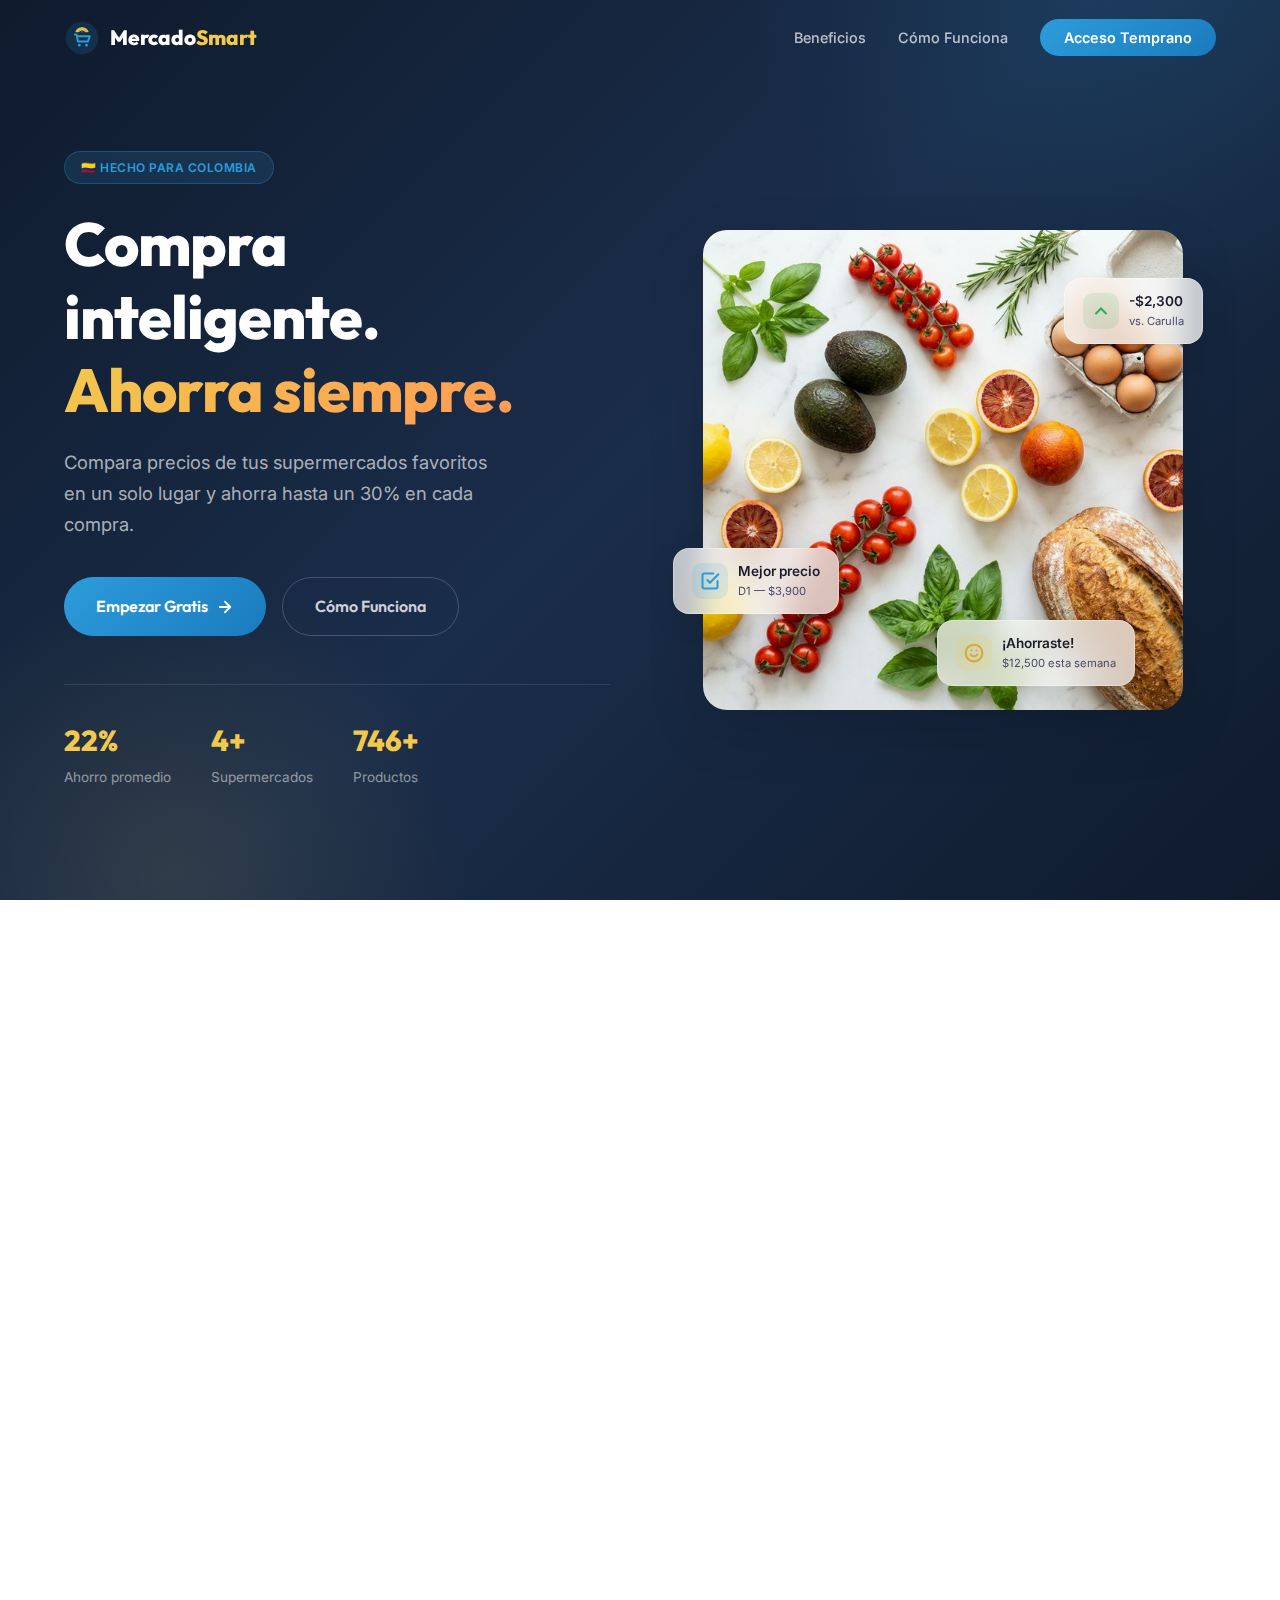
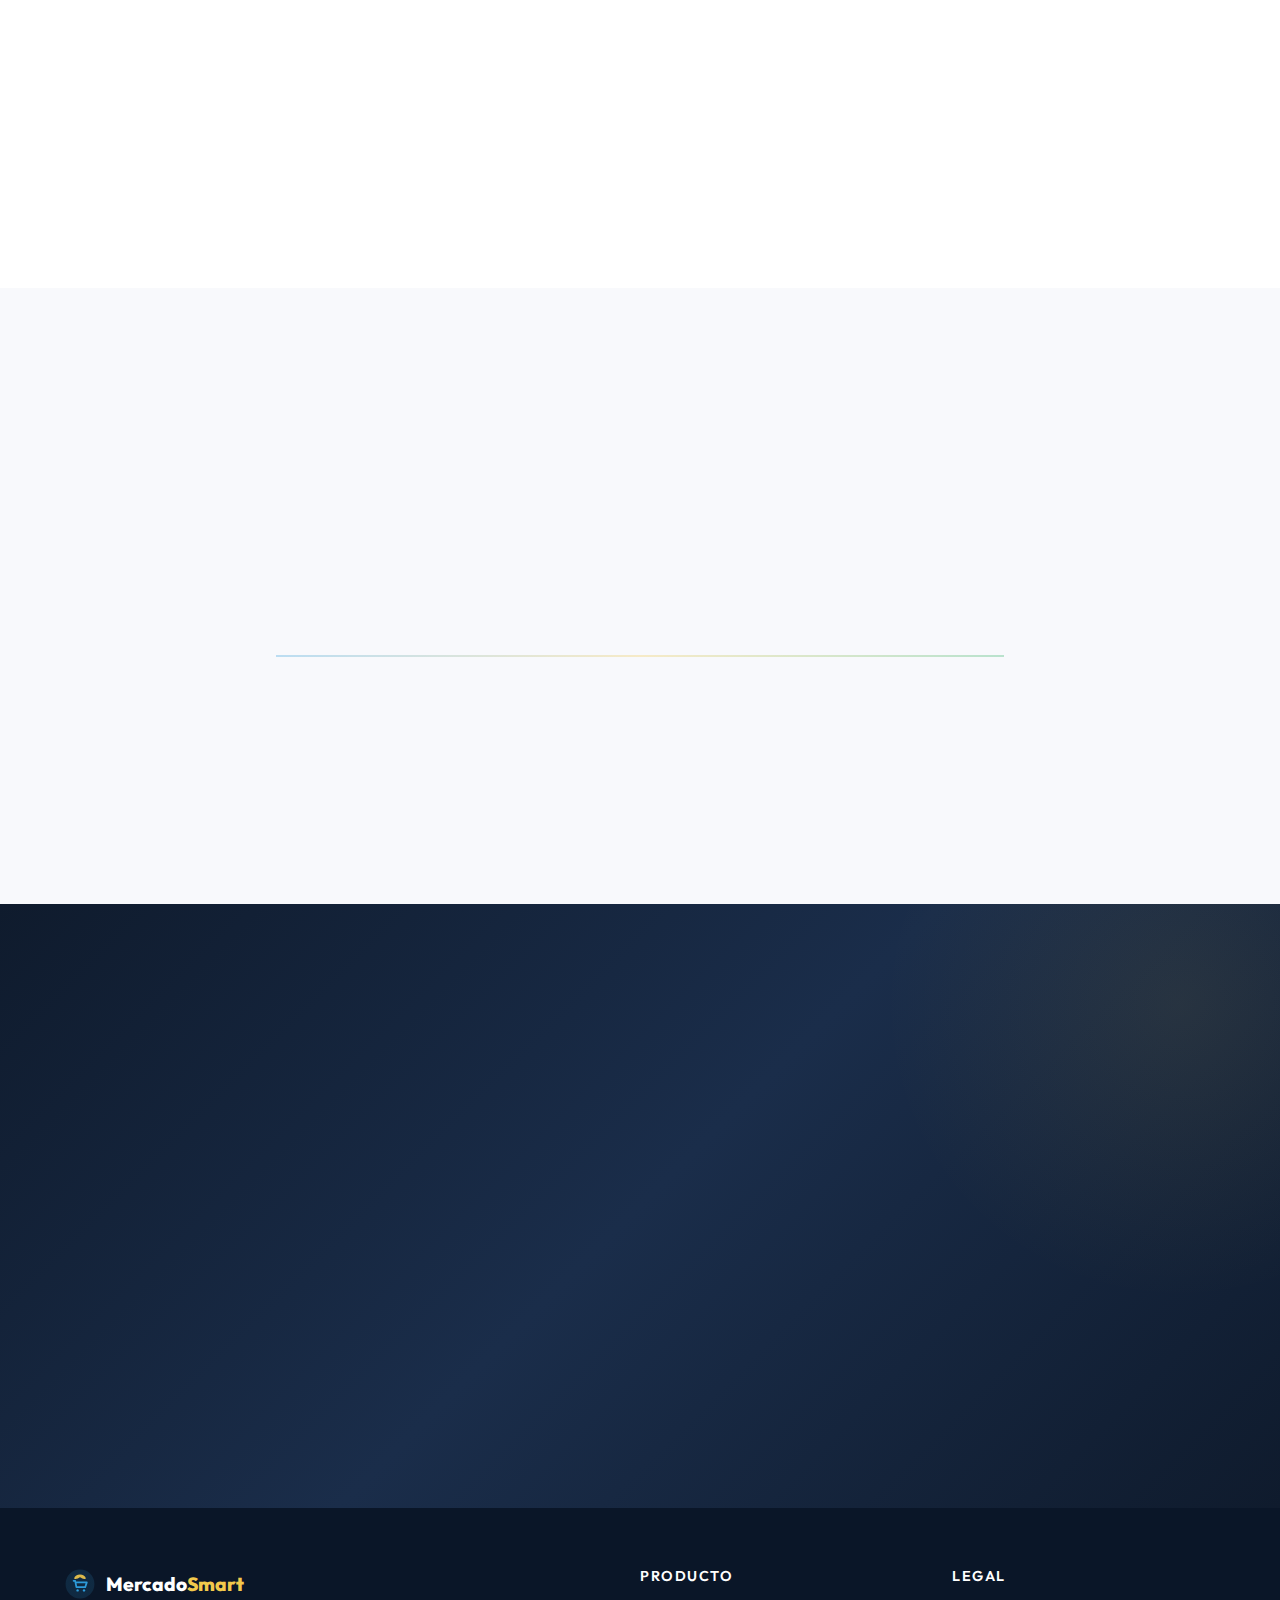
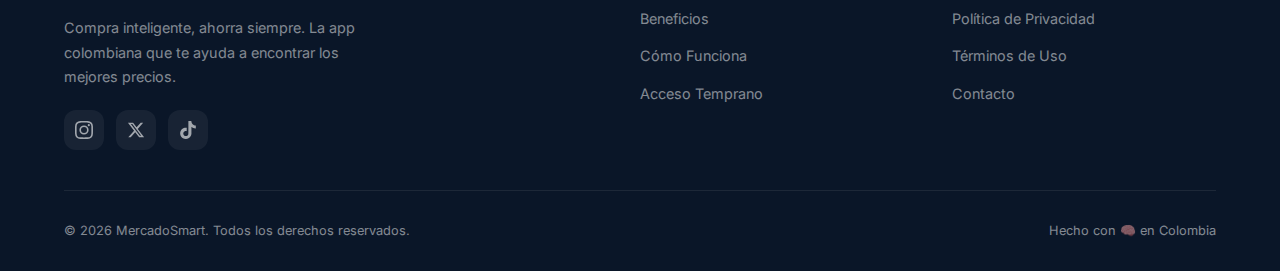
<file: index.html>
<!DOCTYPE html>
<html lang="es">
<head>
  <meta charset="UTF-8">
  <meta name="viewport" content="width=device-width, initial-scale=1.0">
  <title>MercadoSmart — Compra Inteligente. Ahorra Siempre.</title>
  <meta name="description" content="Compara precios de supermercados en Colombia, comparte presupuestos y ahorra hasta un 30% en cada compra. D1, Ara, Éxito, Jumbo y más.">
  <meta name="keywords" content="comparar precios supermercado, ahorro mercado, Colombia, MercadoSmart, compras inteligentes">
  <meta name="theme-color" content="#0F1B2D">
  <link rel="stylesheet" href="styles.css">
  <link rel="icon" type="image/svg+xml" href="data:image/svg+xml,<svg xmlns='http://www.w3.org/2000/svg' viewBox='0 0 100 100'><text y='.9em' font-size='90'>🧠</text></svg>">
</head>
<body>

  <!-- ========== NAVBAR ========== -->
  <nav class="navbar" id="navbar">
    <div class="container">
      <a href="#" class="navbar-logo">
        <!-- Inline SVG Logo: Cart + Brain -->
        <svg viewBox="0 0 40 40" fill="none" xmlns="http://www.w3.org/2000/svg">
          <circle cx="20" cy="20" r="18" fill="url(#logo-grad)" opacity="0.15"/>
          <path d="M12 16h2l1.5 8h11l2-6H16" stroke="#2D9CDB" stroke-width="2.2" stroke-linecap="round" stroke-linejoin="round" fill="none"/>
          <circle cx="17" cy="28" r="1.5" fill="#2D9CDB"/>
          <circle cx="25" cy="28" r="1.5" fill="#2D9CDB"/>
          <path d="M20 8c-3.5 0-6.5 2-7.5 5 0 0 1.5 1 3.5 0.5s3-2 4-2 2.5 1.5 4 2 3.5-0.5 3.5-0.5C26.5 10 23.5 8 20 8z" fill="url(#brain-grad)" opacity="0.9"/>
          <path d="M20 8v6" stroke="#fff" stroke-width="0.8" opacity="0.5"/>
          <defs>
            <linearGradient id="logo-grad" x1="0" y1="0" x2="40" y2="40">
              <stop stop-color="#2D9CDB"/>
              <stop offset="1" stop-color="#F2C94C"/>
            </linearGradient>
            <linearGradient id="brain-grad" x1="12" y1="8" x2="28" y2="15">
              <stop stop-color="#F2C94C"/>
              <stop offset="1" stop-color="#2D9CDB"/>
            </linearGradient>
          </defs>
        </svg>
        <span>Mercado<span class="logo-highlight">Smart</span></span>
      </a>

      <ul class="navbar-links" id="nav-links">
        <li><a href="#features">Beneficios</a></li>
        <li><a href="#how-it-works">Cómo Funciona</a></li>
        <li><a href="#cta" class="navbar-cta">Acceso Temprano</a></li>
      </ul>

      <button class="mobile-toggle" id="mobile-toggle" aria-label="Menú">
        <span></span>
        <span></span>
        <span></span>
      </button>
    </div>
  </nav>

  <!-- ========== HERO ========== -->
  <section class="hero" id="hero">
    <div class="container">
      <div class="hero-content">
        <span class="badge hero-badge">🇨🇴 Hecho para Colombia</span>
        <h1>Compra inteligente.<br><span class="gradient-text">Ahorra siempre.</span></h1>
        <p class="hero-subtitle">Compara precios de tus supermercados favoritos en un solo lugar y ahorra hasta un 30% en cada compra.</p>
        
        <div class="hero-buttons">
          <a href="#cta" class="btn-primary">
            Empezar Gratis
            <svg width="18" height="18" viewBox="0 0 24 24" fill="none" stroke="currentColor" stroke-width="2.5" stroke-linecap="round" stroke-linejoin="round"><path d="M5 12h14M12 5l7 7-7 7"/></svg>
          </a>
          <a href="#how-it-works" class="btn-secondary">
            Cómo Funciona
          </a>
        </div>

        <div class="hero-stats">
          <div class="hero-stat">
            <div class="hero-stat-value">30%</div>
            <div class="hero-stat-label">Ahorro promedio</div>
          </div>
          <div class="hero-stat">
            <div class="hero-stat-value">6+</div>
            <div class="hero-stat-label">Supermercados</div>
          </div>
          <div class="hero-stat">
            <div class="hero-stat-value">1000+</div>
            <div class="hero-stat-label">Productos</div>
          </div>
        </div>
      </div>

      <div class="hero-visual">
        <div class="hero-image-wrapper">
          <img src="assets/hero_groceries.png" alt="Productos frescos de supermercado" width="480" height="480">
          
          <!-- Floating tags -->
          <div class="float-tag tag-1">
            <div class="float-tag-icon green">
              <svg width="20" height="20" viewBox="0 0 24 24" fill="none" stroke="currentColor" stroke-width="2.5" stroke-linecap="round"><path d="M18 15l-6-6-6 6"/></svg>
            </div>
            <div class="float-tag-text">
              <strong>-$2,300</strong>
              <small>vs. Carulla</small>
            </div>
          </div>

          <div class="float-tag tag-2">
            <div class="float-tag-icon blue">
              <svg width="20" height="20" viewBox="0 0 24 24" fill="none" stroke="currentColor" stroke-width="2.5" stroke-linecap="round"><path d="M9 11l3 3L22 4"/><path d="M21 12v7a2 2 0 0 1-2 2H5a2 2 0 0 1-2-2V5a2 2 0 0 1 2-2h11"/></svg>
            </div>
            <div class="float-tag-text">
              <strong>Mejor precio</strong>
              <small>D1 — $3,900</small>
            </div>
          </div>

          <div class="float-tag tag-3">
            <div class="float-tag-icon yellow">
              <svg width="20" height="20" viewBox="0 0 24 24" fill="none" stroke="currentColor" stroke-width="2.5" stroke-linecap="round"><circle cx="12" cy="12" r="10"/><path d="M8 14s1.5 2 4 2 4-2 4-2"/><line x1="9" y1="9" x2="9.01" y2="9"/><line x1="15" y1="9" x2="15.01" y2="9"/></svg>
            </div>
            <div class="float-tag-text">
              <strong>¡Ahorraste!</strong>
              <small>$12,500 esta semana</small>
            </div>
          </div>
        </div>
      </div>
    </div>
  </section>

  <!-- ========== SOCIAL PROOF ========== -->
  <section class="social-proof reveal">
    <div class="container">
      <p class="social-proof-label">Compara precios de</p>
      <div class="store-logos">
        <span class="store-logo">D1</span>
        <span class="store-logo">Ara</span>
        <span class="store-logo">Éxito</span>
        <span class="store-logo">Jumbo</span>
        <span class="store-logo">Carulla</span>
        <span class="store-logo">Olímpica</span>
      </div>
    </div>
  </section>

  <!-- ========== FEATURES ========== -->
  <section class="features" id="features">
    <div class="container">
      <div class="section-header reveal">
        <span class="badge section-badge blue">Beneficios</span>
        <h2>Todo lo que necesitas para<br>comprar mejor</h2>
        <p>Deja de perder tiempo y dinero. MercadoSmart te da el control total de tus compras.</p>
      </div>

      <div class="features-grid">
        <!-- Card 1 -->
        <div class="feature-card reveal">
          <div class="feature-icon blue">
            <svg width="28" height="28" viewBox="0 0 24 24" fill="none" stroke="#2D9CDB" stroke-width="2" stroke-linecap="round" stroke-linejoin="round"><circle cx="11" cy="11" r="8"/><path d="M21 21l-4.35-4.35"/><path d="M8 11h6"/><path d="M11 8v6"/></svg>
          </div>
          <h3>El Comparador Mágico</h3>
          <p>Te decimos exactamente dónde comprar cada cosa para pagar menos. Sin adivinar.</p>
        </div>

        <!-- Card 2 -->
        <div class="feature-card reveal">
          <div class="feature-icon yellow">
            <svg width="28" height="28" viewBox="0 0 24 24" fill="none" stroke="#D4A937" stroke-width="2" stroke-linecap="round" stroke-linejoin="round"><path d="M17 21v-2a4 4 0 0 0-4-4H5a4 4 0 0 0-4 4v2"/><circle cx="9" cy="7" r="4"/><path d="M23 21v-2a4 4 0 0 0-3-3.87"/><path d="M16 3.13a4 4 0 0 1 0 7.75"/></svg>
          </div>
          <h3>Presupuestos Compartidos</h3>
          <p>Perfecto para roomies o parejas. Cuentas claras y gastos divididos sin peleas.</p>
        </div>

        <!-- Card 3 -->
        <div class="feature-card reveal">
          <div class="feature-icon green">
            <svg width="28" height="28" viewBox="0 0 24 24" fill="none" stroke="#27AE60" stroke-width="2" stroke-linecap="round" stroke-linejoin="round"><path d="M18 8A6 6 0 0 0 6 8c0 7-3 9-3 9h18s-3-2-3-9"/><path d="M13.73 21a2 2 0 0 1-3.46 0"/><path d="M2 8c0-.5.1-1 .3-1.5"/><path d="M20.83 14c.6-1.5 1.17-3.5 1.17-6 0-.5-.1-1-.3-1.5"/></svg>
          </div>
          <h3>Modo Ocasiones</h3>
          <p>¿Asado, picnic o cita? Te damos la lista perfecta al mejor precio.</p>
        </div>
      </div>
    </div>
  </section>

  <!-- ========== HOW IT WORKS ========== -->
  <section class="how-it-works" id="how-it-works">
    <div class="container">
      <div class="section-header reveal">
        <span class="badge section-badge yellow">Así de fácil</span>
        <h2>3 pasos para<br>ahorrar en grande</h2>
      </div>

      <div class="steps-container">
        <div class="step reveal">
          <div class="step-number">1</div>
          <h3>Crea tu lista</h3>
          <p>Agrega productos o importa desde una receta. Es súper rápido.</p>
        </div>

        <div class="step reveal">
          <div class="step-number">2</div>
          <h3>Nosotros comparamos</h3>
          <p>MercadoSmart analiza precios en todos los supermercados por ti.</p>
        </div>

        <div class="step reveal">
          <div class="step-number">3</div>
          <h3>¡Ahorra!</h3>
          <p>Te decimos dónde comprar. Tú eliges: una sola tienda o el mix perfecto.</p>
        </div>
      </div>
    </div>
  </section>

  <!-- ========== CTA SECTION ========== -->
  <section class="cta-section" id="cta">
    <div class="container">
      <div class="cta-content reveal">
        <h2>¿Listo para comprar<br><span class="gradient-text">con inteligencia?</span></h2>
        <p>Únete a la lista de espera y sé de los primeros en ahorrar con MercadoSmart.</p>
        
        <form class="cta-form" id="cta-form">
          <input type="email" placeholder="tu@email.com" required aria-label="Correo electrónico">
          <button type="submit" class="btn-primary">Quiero Acceso</button>
        </form>

        <p class="cta-trust">
          <svg width="14" height="14" viewBox="0 0 24 24" fill="none" stroke="currentColor" stroke-width="2.5" stroke-linecap="round"><rect x="3" y="11" width="18" height="11" rx="2" ry="2"/><path d="M7 11V7a5 5 0 0 1 10 0v4"/></svg>
          Sin spam. Solo acceso exclusivo cuando lancemos.
        </p>
      </div>
    </div>
  </section>

  <!-- ========== FOOTER ========== -->
  <footer class="footer">
    <div class="container">
      <div class="footer-content">
        <div class="footer-brand">
          <div class="footer-logo">
            <svg viewBox="0 0 40 40" fill="none" xmlns="http://www.w3.org/2000/svg">
              <circle cx="20" cy="20" r="18" fill="url(#flogo-grad)" opacity="0.15"/>
              <path d="M12 16h2l1.5 8h11l2-6H16" stroke="#2D9CDB" stroke-width="2.2" stroke-linecap="round" stroke-linejoin="round" fill="none"/>
              <circle cx="17" cy="28" r="1.5" fill="#2D9CDB"/>
              <circle cx="25" cy="28" r="1.5" fill="#2D9CDB"/>
              <path d="M20 8c-3.5 0-6.5 2-7.5 5 0 0 1.5 1 3.5 0.5s3-2 4-2 2.5 1.5 4 2 3.5-0.5 3.5-0.5C26.5 10 23.5 8 20 8z" fill="url(#fbrain-grad)" opacity="0.9"/>
              <defs>
                <linearGradient id="flogo-grad" x1="0" y1="0" x2="40" y2="40">
                  <stop stop-color="#2D9CDB"/>
                  <stop offset="1" stop-color="#F2C94C"/>
                </linearGradient>
                <linearGradient id="fbrain-grad" x1="12" y1="8" x2="28" y2="15">
                  <stop stop-color="#F2C94C"/>
                  <stop offset="1" stop-color="#2D9CDB"/>
                </linearGradient>
              </defs>
            </svg>
            <span>Mercado<span class="logo-highlight">Smart</span></span>
          </div>
          <p>Compra inteligente, ahorra siempre. La app colombiana que te ayuda a encontrar los mejores precios.</p>
          <div class="footer-socials">
            <a href="#" aria-label="Instagram">
              <svg viewBox="0 0 24 24"><path d="M12 2.163c3.204 0 3.584.012 4.85.07 3.252.148 4.771 1.691 4.919 4.919.058 1.265.069 1.645.069 4.849 0 3.205-.012 3.584-.069 4.849-.149 3.225-1.664 4.771-4.919 4.919-1.266.058-1.644.07-4.85.07-3.204 0-3.584-.012-4.849-.07-3.26-.149-4.771-1.699-4.919-4.92-.058-1.265-.07-1.644-.07-4.849 0-3.204.013-3.583.07-4.849.149-3.227 1.664-4.771 4.919-4.919 1.266-.057 1.645-.069 4.849-.069zM12 0C8.741 0 8.333.014 7.053.072 2.695.272.273 2.69.073 7.052.014 8.333 0 8.741 0 12c0 3.259.014 3.668.072 4.948.2 4.358 2.618 6.78 6.98 6.98C8.333 23.986 8.741 24 12 24c3.259 0 3.668-.014 4.948-.072 4.354-.2 6.782-2.618 6.979-6.98.059-1.28.073-1.689.073-4.948 0-3.259-.014-3.667-.072-4.947-.196-4.354-2.617-6.78-6.979-6.98C15.668.014 15.259 0 12 0zm0 5.838a6.162 6.162 0 100 12.324 6.162 6.162 0 000-12.324zM12 16a4 4 0 110-8 4 4 0 010 8zm6.406-11.845a1.44 1.44 0 100 2.881 1.44 1.44 0 000-2.881z"/></svg>
            </a>
            <a href="#" aria-label="Twitter/X">
              <svg viewBox="0 0 24 24"><path d="M18.244 2.25h3.308l-7.227 8.26 8.502 11.24H16.17l-5.214-6.817L4.99 21.75H1.68l7.73-8.835L1.254 2.25H8.08l4.713 6.231zm-1.161 17.52h1.833L7.084 4.126H5.117z"/></svg>
            </a>
            <a href="#" aria-label="TikTok">
              <svg viewBox="0 0 24 24"><path d="M12.525.02c1.31-.02 2.61-.01 3.91-.02.08 1.53.63 3.09 1.75 4.17 1.12 1.11 2.7 1.62 4.24 1.79v4.03c-1.44-.05-2.89-.35-4.2-.97-.57-.26-1.1-.59-1.62-.93-.01 2.92.01 5.84-.02 8.75-.08 1.4-.54 2.79-1.35 3.94-1.31 1.92-3.58 3.17-5.91 3.21-1.43.08-2.86-.31-4.08-1.03-2.02-1.19-3.44-3.37-3.65-5.71-.02-.5-.03-1-.01-1.49.18-1.9 1.12-3.72 2.58-4.96 1.66-1.44 3.98-2.13 6.15-1.72.02 1.48-.04 2.96-.04 4.44-.99-.32-2.15-.23-3.02.37-.63.41-1.11 1.04-1.36 1.75-.21.51-.15 1.07-.14 1.61.24 1.64 1.82 3.02 3.5 2.87 1.12-.01 2.19-.66 2.77-1.61.19-.33.4-.67.41-1.06.1-1.79.06-3.57.07-5.36.01-4.03-.01-8.05.02-12.07z"/></svg>
            </a>
          </div>
        </div>

        <div class="footer-column">
          <h4>Producto</h4>
          <ul>
            <li><a href="#features">Beneficios</a></li>
            <li><a href="#how-it-works">Cómo Funciona</a></li>
            <li><a href="#cta">Acceso Temprano</a></li>
          </ul>
        </div>

        <div class="footer-column">
          <h4>Legal</h4>
          <ul>
            <li><a href="#">Política de Privacidad</a></li>
            <li><a href="#">Términos de Uso</a></li>
            <li><a href="#">Contacto</a></li>
          </ul>
        </div>
      </div>

      <div class="footer-bottom">
        <p>&copy; 2026 MercadoSmart. Todos los derechos reservados.</p>
        <p>Hecho con 🧠 en Colombia</p>
      </div>
    </div>
  </footer>

  <script src="script.js"></script>
</body>
</html>
</file>
<file: styles.css>
/* ====================================
   MercadoSmart — Landing Page Styles
   ==================================== */

/* ---------- Reset & Base ---------- */
@import url('https://fonts.googleapis.com/css2?family=Outfit:wght@400;600;700;800&family=Inter:wght@400;500;600&display=swap');

*, *::before, *::after {
  margin: 0;
  padding: 0;
  box-sizing: border-box;
}

:root {
  /* Brand Colors */
  --smart-blue: #2D9CDB;
  --smart-blue-dark: #1A7BBD;
  --idea-yellow: #F2C94C;
  --idea-yellow-dark: #D4A937;
  --cart-red: #EB5757;
  --ink-dark: #1A1A2E;
  --ink-light: #4A4A6A;
  --bg-light: #F8F9FC;
  --bg-white: #FFFFFF;
  --glass-white: rgba(255, 255, 255, 0.7);
  --glass-border: rgba(255, 255, 255, 0.3);
  --success-green: #27AE60;

  /* Gradients */
  --gradient-hero: linear-gradient(135deg, #0F1B2D 0%, #1A2D4A 50%, #0F1B2D 100%);
  --gradient-cta: linear-gradient(135deg, #2D9CDB 0%, #1A7BBD 100%);
  --gradient-accent: linear-gradient(135deg, #F2C94C 0%, #EB5757 100%);
  --gradient-card: linear-gradient(145deg, rgba(255,255,255,0.9), rgba(255,255,255,0.6));

  /* Spacing */
  --section-padding: 100px 0;
  --container-width: 1200px;

  /* Transitions */
  --ease-bounce: cubic-bezier(0.34, 1.56, 0.64, 1);
  --ease-smooth: cubic-bezier(0.4, 0, 0.2, 1);

  /* Shadows */
  --shadow-sm: 0 2px 8px rgba(0,0,0,0.06);
  --shadow-md: 0 8px 30px rgba(0,0,0,0.08);
  --shadow-lg: 0 20px 60px rgba(0,0,0,0.12);
  --shadow-glow-blue: 0 8px 30px rgba(45,156,219,0.3);
  --shadow-glow-yellow: 0 8px 30px rgba(242,201,76,0.3);
}

html {
  scroll-behavior: smooth;
  font-size: 16px;
}

body {
  font-family: 'Inter', -apple-system, BlinkMacSystemFont, sans-serif;
  color: var(--ink-dark);
  background: var(--bg-white);
  line-height: 1.6;
  overflow-x: hidden;
  -webkit-font-smoothing: antialiased;
  -moz-osx-font-smoothing: grayscale;
}

h1, h2, h3, h4, h5, h6 {
  font-family: 'Outfit', sans-serif;
  font-weight: 700;
  line-height: 1.2;
}

a {
  text-decoration: none;
  color: inherit;
}

img {
  max-width: 100%;
  display: block;
}

.container {
  max-width: var(--container-width);
  margin: 0 auto;
  padding: 0 24px;
}

/* ---------- Utilities ---------- */
.reveal {
  opacity: 0;
  transform: translateY(40px);
  transition: opacity 0.8s var(--ease-smooth), transform 0.8s var(--ease-smooth);
}
.reveal.visible {
  opacity: 1;
  transform: translateY(0);
}

.badge {
  display: inline-block;
  padding: 6px 16px;
  border-radius: 100px;
  font-size: 0.75rem;
  font-weight: 600;
  letter-spacing: 0.5px;
  text-transform: uppercase;
}

/* ---------- Navbar ---------- */
.navbar {
  position: fixed;
  top: 0;
  left: 0;
  right: 0;
  z-index: 1000;
  padding: 20px 0;
  transition: all 0.4s var(--ease-smooth);
}

.navbar.scrolled {
  background: rgba(15, 27, 45, 0.95);
  backdrop-filter: blur(20px);
  -webkit-backdrop-filter: blur(20px);
  padding: 12px 0;
  box-shadow: 0 4px 30px rgba(0,0,0,0.2);
}

.navbar .container {
  display: flex;
  align-items: center;
  justify-content: space-between;
}

.navbar-logo {
  display: flex;
  align-items: center;
  gap: 10px;
}

.navbar-logo svg {
  width: 36px;
  height: 36px;
}

.navbar-logo span {
  font-family: 'Outfit', sans-serif;
  font-weight: 800;
  font-size: 1.3rem;
  color: #fff;
}

.navbar-logo .logo-highlight {
  color: var(--idea-yellow);
}

.navbar-links {
  display: flex;
  align-items: center;
  gap: 32px;
  list-style: none;
}

.navbar-links a {
  color: rgba(255,255,255,0.7);
  font-size: 0.9rem;
  font-weight: 500;
  transition: color 0.3s;
  position: relative;
}

.navbar-links a::after {
  content: '';
  position: absolute;
  bottom: -4px;
  left: 0;
  width: 0;
  height: 2px;
  background: var(--idea-yellow);
  transition: width 0.3s var(--ease-smooth);
}

.navbar-links a:hover {
  color: #fff;
}

.navbar-links a:hover::after {
  width: 100%;
}

.navbar-cta {
  padding: 10px 24px !important;
  background: var(--gradient-cta) !important;
  color: #fff !important;
  border-radius: 100px;
  font-weight: 600 !important;
  transition: transform 0.3s var(--ease-bounce), box-shadow 0.3s !important;
}

.navbar-cta:hover {
  transform: scale(1.05) !important;
  box-shadow: var(--shadow-glow-blue) !important;
}

.navbar-cta::after {
  display: none !important;
}

.mobile-toggle {
  display: none;
  background: none;
  border: none;
  cursor: pointer;
  padding: 8px;
}

.mobile-toggle span {
  display: block;
  width: 24px;
  height: 2px;
  background: #fff;
  margin: 6px 0;
  transition: all 0.3s;
  border-radius: 2px;
}

/* ---------- HERO SECTION ---------- */
.hero {
  position: relative;
  background: var(--gradient-hero);
  min-height: 100vh;
  display: flex;
  align-items: center;
  overflow: hidden;
  padding: 120px 0 80px;
}

.hero::before {
  content: '';
  position: absolute;
  top: -50%;
  right: -20%;
  width: 800px;
  height: 800px;
  background: radial-gradient(circle, rgba(45,156,219,0.15) 0%, transparent 70%);
  border-radius: 50%;
  animation: pulse-glow 6s ease-in-out infinite;
}

.hero::after {
  content: '';
  position: absolute;
  bottom: -30%;
  left: -10%;
  width: 600px;
  height: 600px;
  background: radial-gradient(circle, rgba(242,201,76,0.1) 0%, transparent 70%);
  border-radius: 50%;
  animation: pulse-glow 8s ease-in-out infinite reverse;
}

@keyframes pulse-glow {
  0%, 100% { transform: scale(1); opacity: 0.5; }
  50% { transform: scale(1.1); opacity: 1; }
}

.hero .container {
  display: grid;
  grid-template-columns: 1fr 1fr;
  gap: 60px;
  align-items: center;
  position: relative;
  z-index: 1;
}

.hero-content {
  max-width: 560px;
}

.hero-badge {
  background: rgba(45,156,219,0.15);
  color: var(--smart-blue);
  border: 1px solid rgba(45,156,219,0.3);
  margin-bottom: 24px;
}

.hero h1 {
  font-size: clamp(2.5rem, 5vw, 3.8rem);
  font-weight: 800;
  color: #fff;
  margin-bottom: 20px;
  letter-spacing: -1px;
}

.hero h1 .gradient-text {
  background: linear-gradient(135deg, var(--idea-yellow), #FF9A56);
  -webkit-background-clip: text;
  -webkit-text-fill-color: transparent;
  background-clip: text;
}

.hero-subtitle {
  font-size: 1.15rem;
  color: rgba(255,255,255,0.65);
  max-width: 440px;
  margin-bottom: 36px;
  line-height: 1.7;
}

.hero-buttons {
  display: flex;
  gap: 16px;
  flex-wrap: wrap;
}

.btn-primary {
  display: inline-flex;
  align-items: center;
  gap: 8px;
  padding: 16px 32px;
  background: var(--gradient-cta);
  color: #fff;
  border: none;
  border-radius: 100px;
  font-family: 'Outfit', sans-serif;
  font-size: 1rem;
  font-weight: 600;
  cursor: pointer;
  transition: transform 0.3s var(--ease-bounce), box-shadow 0.3s;
  position: relative;
  overflow: hidden;
}

.btn-primary::before {
  content: '';
  position: absolute;
  inset: 0;
  background: linear-gradient(135deg, rgba(255,255,255,0.2), transparent);
  opacity: 0;
  transition: opacity 0.3s;
}

.btn-primary:hover {
  transform: translateY(-2px) scale(1.03);
  box-shadow: var(--shadow-glow-blue);
}

.btn-primary:hover::before {
  opacity: 1;
}

.btn-secondary {
  display: inline-flex;
  align-items: center;
  gap: 8px;
  padding: 16px 32px;
  background: transparent;
  color: rgba(255,255,255,0.8);
  border: 1px solid rgba(255,255,255,0.2);
  border-radius: 100px;
  font-family: 'Outfit', sans-serif;
  font-size: 1rem;
  font-weight: 600;
  cursor: pointer;
  transition: all 0.3s var(--ease-smooth);
}

.btn-secondary:hover {
  background: rgba(255,255,255,0.1);
  border-color: rgba(255,255,255,0.4);
  color: #fff;
}

.hero-stats {
  display: flex;
  gap: 40px;
  margin-top: 48px;
  padding-top: 32px;
  border-top: 1px solid rgba(255,255,255,0.1);
}

.hero-stat {
  text-align: left;
}

.hero-stat-value {
  font-family: 'Outfit', sans-serif;
  font-size: 1.8rem;
  font-weight: 800;
  color: var(--idea-yellow);
}

.hero-stat-label {
  font-size: 0.85rem;
  color: rgba(255,255,255,0.5);
  margin-top: 4px;
}

/* Hero Image */
.hero-visual {
  position: relative;
  display: flex;
  justify-content: center;
  align-items: center;
}

.hero-image-wrapper {
  position: relative;
  width: 100%;
  max-width: 480px;
}

.hero-image-wrapper img {
  border-radius: 24px;
  box-shadow: var(--shadow-lg);
  animation: float 6s ease-in-out infinite;
}

@keyframes float {
  0%, 100% { transform: translateY(0); }
  50% { transform: translateY(-16px); }
}

/* Floating price tags */
.float-tag {
  position: absolute;
  background: var(--glass-white);
  backdrop-filter: blur(16px);
  -webkit-backdrop-filter: blur(16px);
  border: 1px solid var(--glass-border);
  border-radius: 16px;
  padding: 12px 18px;
  display: flex;
  align-items: center;
  gap: 10px;
  box-shadow: var(--shadow-md);
  animation: float-tag 5s ease-in-out infinite;
  z-index: 2;
}

@keyframes float-tag {
  0%, 100% { transform: translateY(0) rotate(0deg); }
  50% { transform: translateY(-10px) rotate(1deg); }
}

.float-tag.tag-1 {
  top: 10%;
  right: -20px;
  animation-delay: 0s;
}

.float-tag.tag-2 {
  bottom: 20%;
  left: -30px;
  animation-delay: -2s;
}

.float-tag.tag-3 {
  bottom: 5%;
  right: 10%;
  animation-delay: -3.5s;
}

.float-tag-icon {
  width: 36px;
  height: 36px;
  border-radius: 10px;
  display: flex;
  align-items: center;
  justify-content: center;
  font-size: 1.2rem;
}

.float-tag-icon.green {
  background: rgba(39,174,96,0.12);
  color: var(--success-green);
}

.float-tag-icon.blue {
  background: rgba(45,156,219,0.12);
  color: var(--smart-blue);
}

.float-tag-icon.yellow {
  background: rgba(242,201,76,0.15);
  color: var(--idea-yellow-dark);
}

.float-tag-text {
  display: flex;
  flex-direction: column;
}

.float-tag-text strong {
  font-size: 0.85rem;
  font-weight: 600;
  color: var(--ink-dark);
}

.float-tag-text small {
  font-size: 0.7rem;
  color: var(--ink-light);
}

/* ---------- SOCIAL PROOF ---------- */
.social-proof {
  padding: 60px 0;
  background: var(--bg-light);
  border-top: 1px solid rgba(0,0,0,0.04);
  border-bottom: 1px solid rgba(0,0,0,0.04);
}

.social-proof .container {
  display: flex;
  flex-direction: column;
  align-items: center;
  gap: 32px;
}

.social-proof-label {
  font-size: 0.85rem;
  font-weight: 500;
  color: var(--ink-light);
  text-transform: uppercase;
  letter-spacing: 2px;
}

.store-logos {
  display: flex;
  align-items: center;
  gap: 48px;
  flex-wrap: wrap;
  justify-content: center;
}

.store-logo {
  font-family: 'Outfit', sans-serif;
  font-size: 1.4rem;
  font-weight: 700;
  color: var(--ink-light);
  opacity: 0.35;
  transition: opacity 0.3s;
  cursor: default;
  user-select: none;
}

.store-logo:hover {
  opacity: 0.7;
}

/* ---------- FEATURES ---------- */
.features {
  padding: var(--section-padding);
  background: var(--bg-white);
}

.section-header {
  text-align: center;
  max-width: 600px;
  margin: 0 auto 64px;
}

.section-badge {
  margin-bottom: 16px;
}

.section-badge.blue {
  background: rgba(45,156,219,0.1);
  color: var(--smart-blue);
}

.section-badge.yellow {
  background: rgba(242,201,76,0.15);
  color: var(--idea-yellow-dark);
}

.section-badge.green {
  background: rgba(39,174,96,0.1);
  color: var(--success-green);
}

.section-header h2 {
  font-size: clamp(2rem, 4vw, 2.8rem);
  color: var(--ink-dark);
  margin-bottom: 16px;
  letter-spacing: -0.5px;
}

.section-header p {
  font-size: 1.05rem;
  color: var(--ink-light);
  line-height: 1.7;
}

.features-grid {
  display: grid;
  grid-template-columns: repeat(3, 1fr);
  gap: 32px;
}

.feature-card {
  background: var(--bg-white);
  border: 1px solid rgba(0,0,0,0.06);
  border-radius: 24px;
  padding: 40px 32px;
  transition: all 0.4s var(--ease-smooth);
  position: relative;
  overflow: hidden;
}

.feature-card::before {
  content: '';
  position: absolute;
  top: 0;
  left: 0;
  right: 0;
  height: 4px;
  background: var(--gradient-cta);
  transform: scaleX(0);
  transform-origin: left;
  transition: transform 0.4s var(--ease-smooth);
}

.feature-card:hover {
  transform: translateY(-8px);
  box-shadow: var(--shadow-lg);
  border-color: transparent;
}

.feature-card:hover::before {
  transform: scaleX(1);
}

.feature-card:nth-child(2)::before {
  background: var(--gradient-accent);
}

.feature-card:nth-child(3)::before {
  background: linear-gradient(135deg, var(--success-green), #6FCF97);
}

.feature-icon {
  width: 64px;
  height: 64px;
  border-radius: 18px;
  display: flex;
  align-items: center;
  justify-content: center;
  margin-bottom: 24px;
  font-size: 1.6rem;
}

.feature-icon.blue {
  background: rgba(45,156,219,0.1);
}

.feature-icon.yellow {
  background: rgba(242,201,76,0.15);
}

.feature-icon.green {
  background: rgba(39,174,96,0.1);
}

.feature-card h3 {
  font-size: 1.3rem;
  margin-bottom: 12px;
  color: var(--ink-dark);
}

.feature-card p {
  font-size: 0.95rem;
  color: var(--ink-light);
  line-height: 1.7;
}

/* ---------- HOW IT WORKS ---------- */
.how-it-works {
  padding: var(--section-padding);
  background: var(--bg-light);
}

.steps-container {
  display: grid;
  grid-template-columns: repeat(3, 1fr);
  gap: 40px;
  position: relative;
}

.steps-container::before {
  content: '';
  position: absolute;
  top: 48px;
  left: calc(16.66% + 20px);
  right: calc(16.66% + 20px);
  height: 2px;
  background: linear-gradient(90deg, var(--smart-blue), var(--idea-yellow), var(--success-green));
  opacity: 0.3;
}

.step {
  text-align: center;
  position: relative;
}

.step-number {
  width: 96px;
  height: 96px;
  border-radius: 28px;
  display: flex;
  align-items: center;
  justify-content: center;
  margin: 0 auto 24px;
  font-family: 'Outfit', sans-serif;
  font-size: 2.4rem;
  font-weight: 800;
  position: relative;
  z-index: 1;
  transition: transform 0.4s var(--ease-bounce);
}

.step:hover .step-number {
  transform: scale(1.1) rotate(-3deg);
}

.step:nth-child(1) .step-number {
  background: rgba(45,156,219,0.1);
  color: var(--smart-blue);
}

.step:nth-child(2) .step-number {
  background: rgba(242,201,76,0.15);
  color: var(--idea-yellow-dark);
}

.step:nth-child(3) .step-number {
  background: rgba(39,174,96,0.1);
  color: var(--success-green);
}

.step h3 {
  font-size: 1.2rem;
  margin-bottom: 8px;
  color: var(--ink-dark);
}

.step p {
  font-size: 0.9rem;
  color: var(--ink-light);
  max-width: 260px;
  margin: 0 auto;
  line-height: 1.6;
}

/* ---------- CTA SECTION ---------- */
.cta-section {
  padding: 120px 0;
  background: var(--gradient-hero);
  position: relative;
  overflow: hidden;
}

.cta-section::before {
  content: '';
  position: absolute;
  top: -200px;
  right: -200px;
  width: 600px;
  height: 600px;
  background: radial-gradient(circle, rgba(242,201,76,0.08), transparent 70%);
  border-radius: 50%;
}

.cta-content {
  text-align: center;
  max-width: 600px;
  margin: 0 auto;
  position: relative;
  z-index: 1;
}

.cta-content h2 {
  font-size: clamp(2rem, 4vw, 3rem);
  color: #fff;
  margin-bottom: 16px;
  letter-spacing: -0.5px;
}

.cta-content h2 .gradient-text {
  background: linear-gradient(135deg, var(--idea-yellow), #FF9A56);
  -webkit-background-clip: text;
  -webkit-text-fill-color: transparent;
  background-clip: text;
}

.cta-content p {
  color: rgba(255,255,255,0.6);
  font-size: 1.05rem;
  margin-bottom: 40px;
}

.cta-form {
  display: flex;
  gap: 12px;
  max-width: 480px;
  margin: 0 auto;
}

.cta-form input {
  flex: 1;
  padding: 16px 24px;
  background: rgba(255,255,255,0.1);
  border: 1px solid rgba(255,255,255,0.15);
  border-radius: 100px;
  color: #fff;
  font-family: 'Inter', sans-serif;
  font-size: 0.95rem;
  outline: none;
  transition: all 0.3s;
}

.cta-form input::placeholder {
  color: rgba(255,255,255,0.4);
}

.cta-form input:focus {
  border-color: var(--smart-blue);
  background: rgba(255,255,255,0.15);
}

.cta-form button {
  white-space: nowrap;
}

.cta-trust {
  margin-top: 20px;
  font-size: 0.8rem;
  color: rgba(255,255,255,0.35);
}

.cta-trust svg {
  display: inline;
  vertical-align: middle;
  margin-right: 4px;
}

/* ---------- FOOTER ---------- */
.footer {
  padding: 60px 0 30px;
  background: #0A1628;
  color: rgba(255,255,255,0.5);
}

.footer-content {
  display: grid;
  grid-template-columns: 2fr 1fr 1fr;
  gap: 48px;
  padding-bottom: 40px;
  border-bottom: 1px solid rgba(255,255,255,0.08);
}

.footer-brand {
  max-width: 300px;
}

.footer-logo {
  display: flex;
  align-items: center;
  gap: 10px;
  margin-bottom: 16px;
}

.footer-logo svg {
  width: 32px;
  height: 32px;
}

.footer-logo span {
  font-family: 'Outfit', sans-serif;
  font-weight: 800;
  font-size: 1.2rem;
  color: #fff;
}

.footer-logo .logo-highlight {
  color: var(--idea-yellow);
}

.footer-brand p {
  font-size: 0.9rem;
  line-height: 1.7;
  margin-bottom: 20px;
}

.footer-socials {
  display: flex;
  gap: 12px;
}

.footer-socials a {
  width: 40px;
  height: 40px;
  border-radius: 12px;
  background: rgba(255,255,255,0.06);
  display: flex;
  align-items: center;
  justify-content: center;
  transition: all 0.3s;
}

.footer-socials a:hover {
  background: var(--smart-blue);
  transform: translateY(-2px);
}

.footer-socials svg {
  width: 18px;
  height: 18px;
  fill: rgba(255,255,255,0.6);
}

.footer-socials a:hover svg {
  fill: #fff;
}

.footer-column h4 {
  font-family: 'Outfit', sans-serif;
  font-size: 0.9rem;
  font-weight: 600;
  color: #fff;
  margin-bottom: 20px;
  text-transform: uppercase;
  letter-spacing: 1.5px;
}

.footer-column ul {
  list-style: none;
}

.footer-column li {
  margin-bottom: 12px;
}

.footer-column a {
  font-size: 0.9rem;
  transition: color 0.3s;
}

.footer-column a:hover {
  color: var(--smart-blue);
}

.footer-bottom {
  display: flex;
  justify-content: space-between;
  align-items: center;
  padding-top: 30px;
  font-size: 0.8rem;
}

.footer-bottom a {
  transition: color 0.3s;
}

.footer-bottom a:hover {
  color: var(--smart-blue);
}

/* ---------- RESPONSIVE ---------- */
@media (max-width: 1024px) {
  .hero .container {
    grid-template-columns: 1fr;
    text-align: center;
  }

  .hero-content {
    max-width: 100%;
  }

  .hero-subtitle {
    max-width: 100%;
    margin-left: auto;
    margin-right: auto;
  }

  .hero-buttons {
    justify-content: center;
  }

  .hero-stats {
    justify-content: center;
  }

  .hero-visual {
    max-width: 400px;
    margin: 0 auto;
  }

  .features-grid {
    grid-template-columns: 1fr;
    max-width: 500px;
    margin: 0 auto;
  }

  .steps-container {
    grid-template-columns: 1fr;
    max-width: 400px;
    margin: 0 auto;
  }

  .steps-container::before {
    display: none;
  }

  .footer-content {
    grid-template-columns: 1fr;
    text-align: center;
  }

  .footer-brand {
    max-width: 100%;
  }

  .footer-socials {
    justify-content: center;
  }

  .footer-bottom {
    flex-direction: column;
    gap: 12px;
    text-align: center;
  }
}

@media (max-width: 768px) {
  :root {
    --section-padding: 64px 0;
  }

  .navbar-links {
    display: none;
    position: fixed;
    top: 0;
    left: 0;
    right: 0;
    bottom: 0;
    background: rgba(15,27,45,0.98);
    backdrop-filter: blur(20px);
    -webkit-backdrop-filter: blur(20px);
    flex-direction: column;
    justify-content: center;
    gap: 32px;
    z-index: 999;
  }

  .navbar-links.active {
    display: flex;
  }

  .navbar-links a {
    font-size: 1.3rem;
    color: #fff;
  }

  .mobile-toggle {
    display: block;
    z-index: 1001;
  }

  .mobile-toggle.active span:nth-child(1) {
    transform: rotate(45deg) translate(5px, 5px);
  }

  .mobile-toggle.active span:nth-child(2) {
    opacity: 0;
  }

  .mobile-toggle.active span:nth-child(3) {
    transform: rotate(-45deg) translate(7px, -6px);
  }

  .hero {
    min-height: auto;
    padding: 100px 0 60px;
  }

  .hero h1 {
    font-size: 2.2rem;
  }

  .hero-stats {
    gap: 24px;
  }

  .hero-stat-value {
    font-size: 1.4rem;
  }

  .store-logos {
    gap: 24px;
  }

  .store-logo {
    font-size: 1.1rem;
  }

  .cta-form {
    flex-direction: column;
  }

  .cta-section {
    padding: 80px 0;
  }

  .float-tag {
    display: none;
  }
}

@media (max-width: 480px) {
  .hero h1 {
    font-size: 1.8rem;
  }

  .hero-buttons {
    flex-direction: column;
    align-items: center;
  }

  .hero-stats {
    flex-direction: column;
    align-items: center;
    gap: 16px;
  }

  .hero-stat {
    text-align: center;
  }
}
</file>
